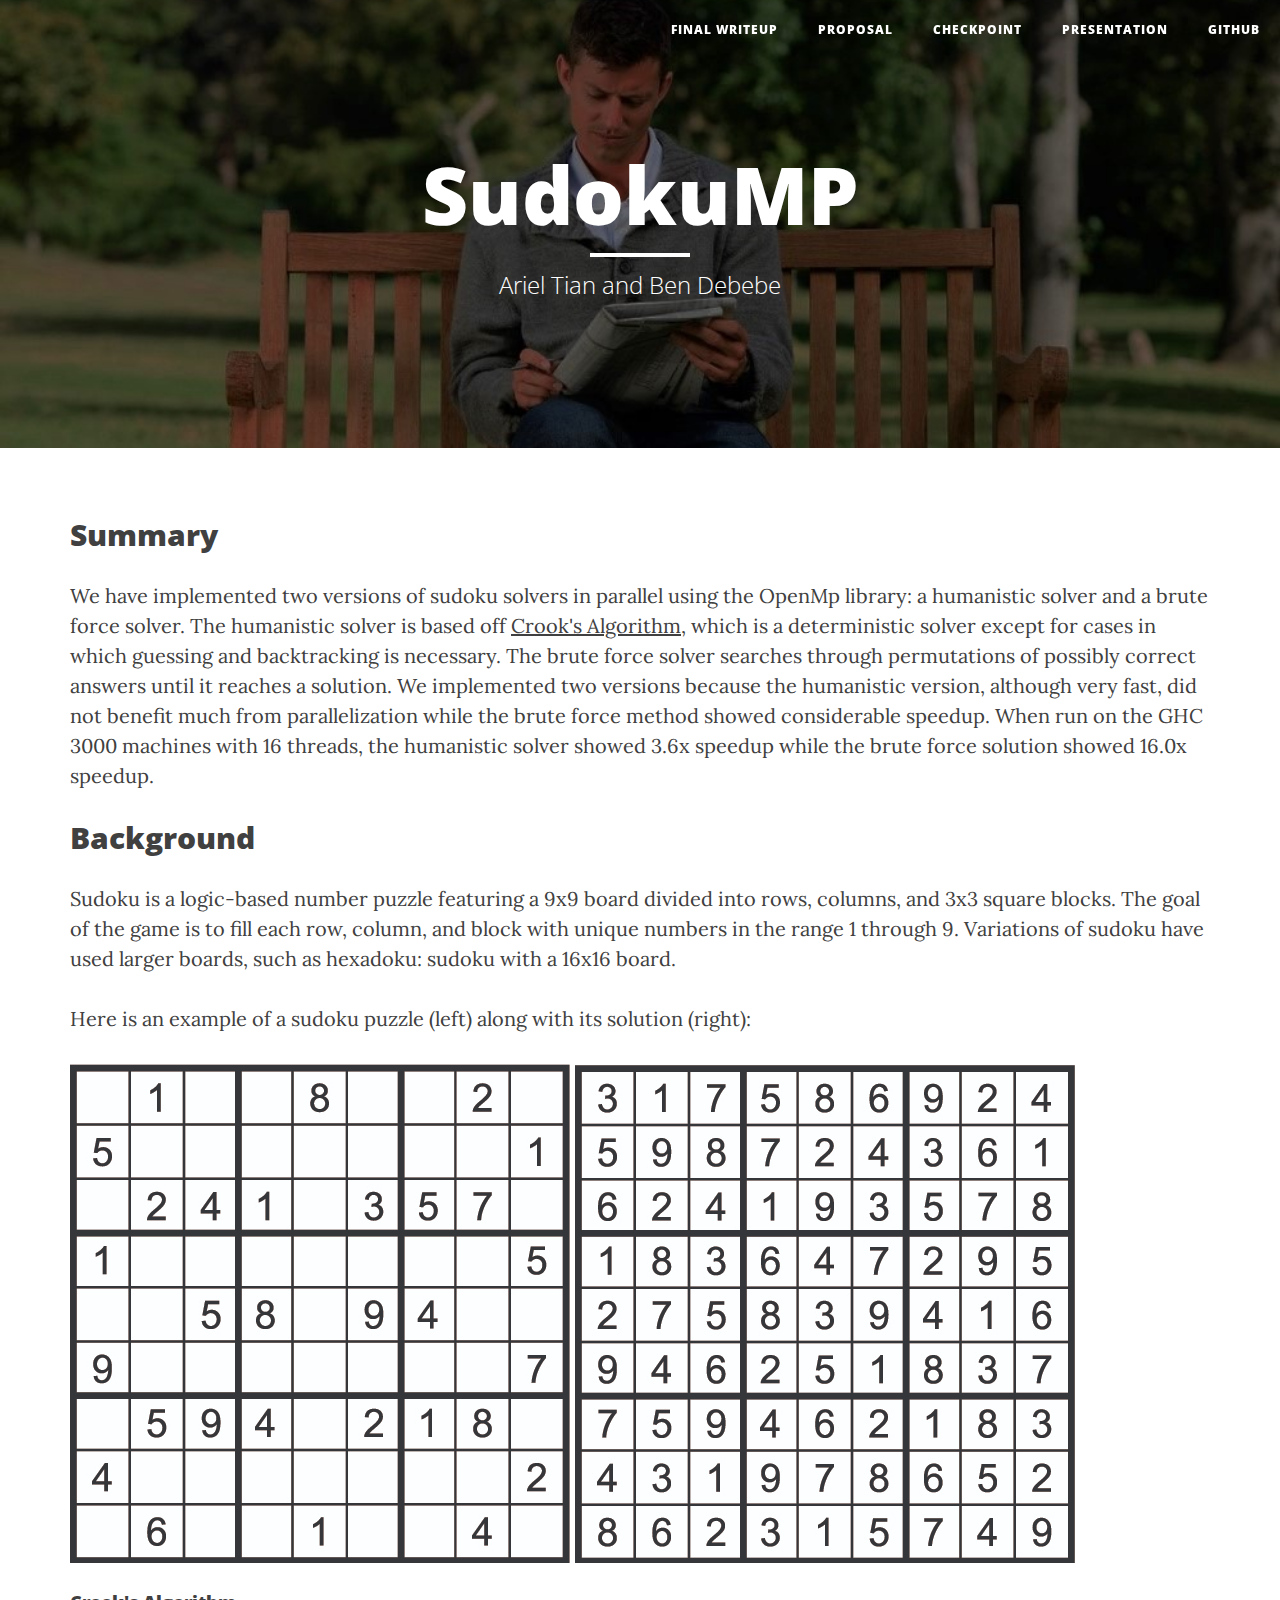
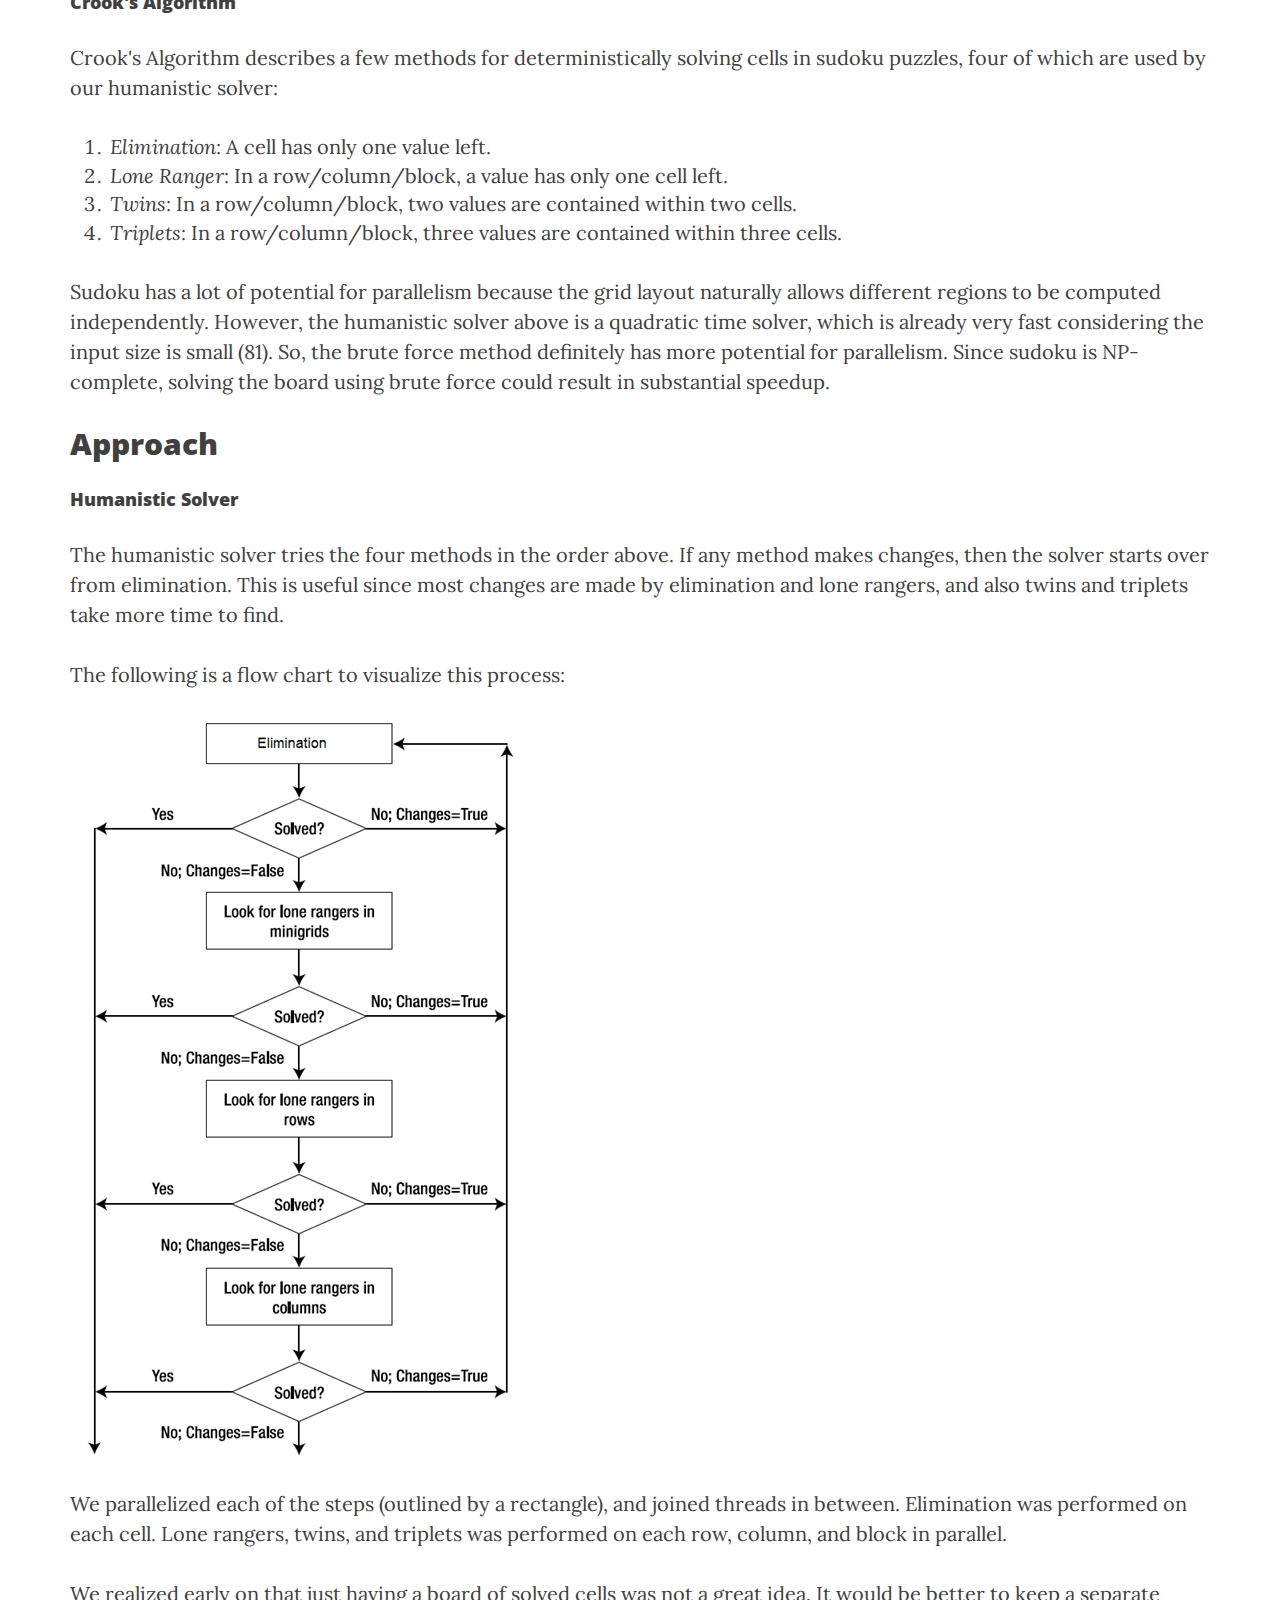
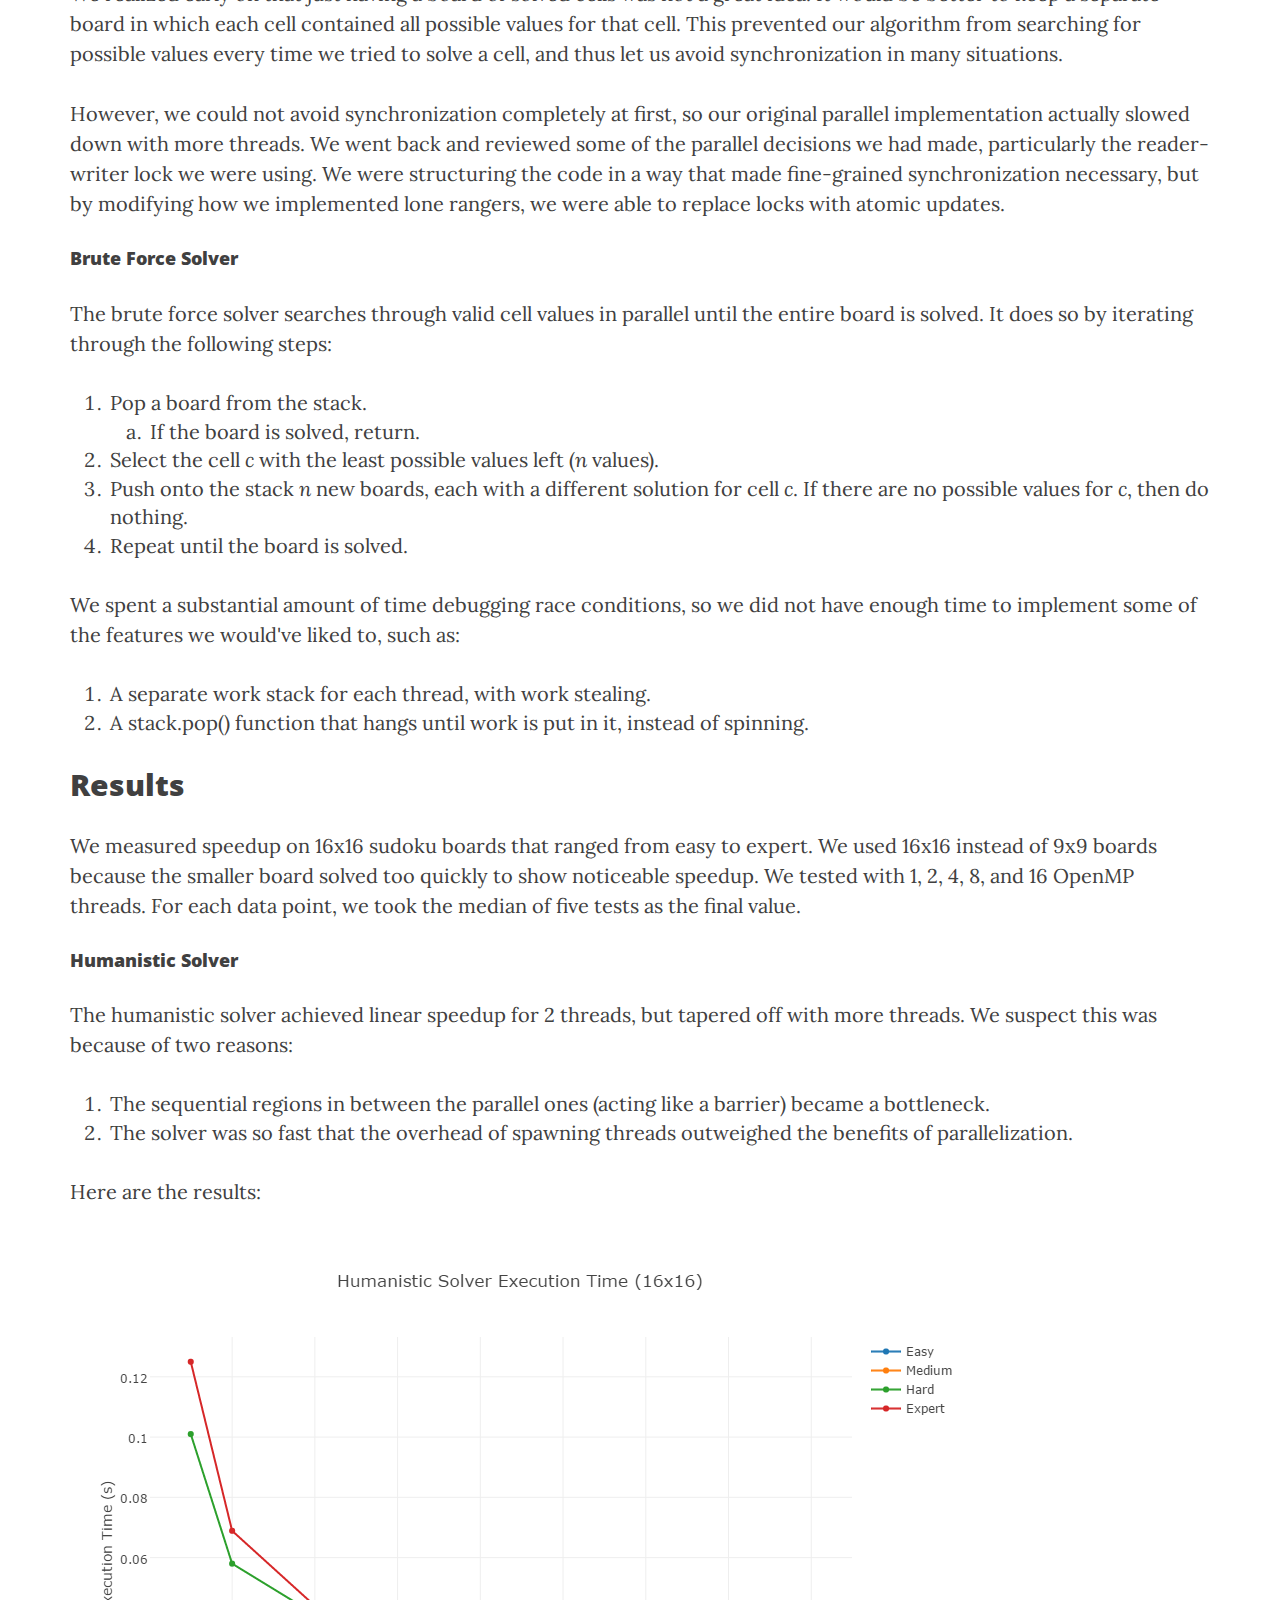
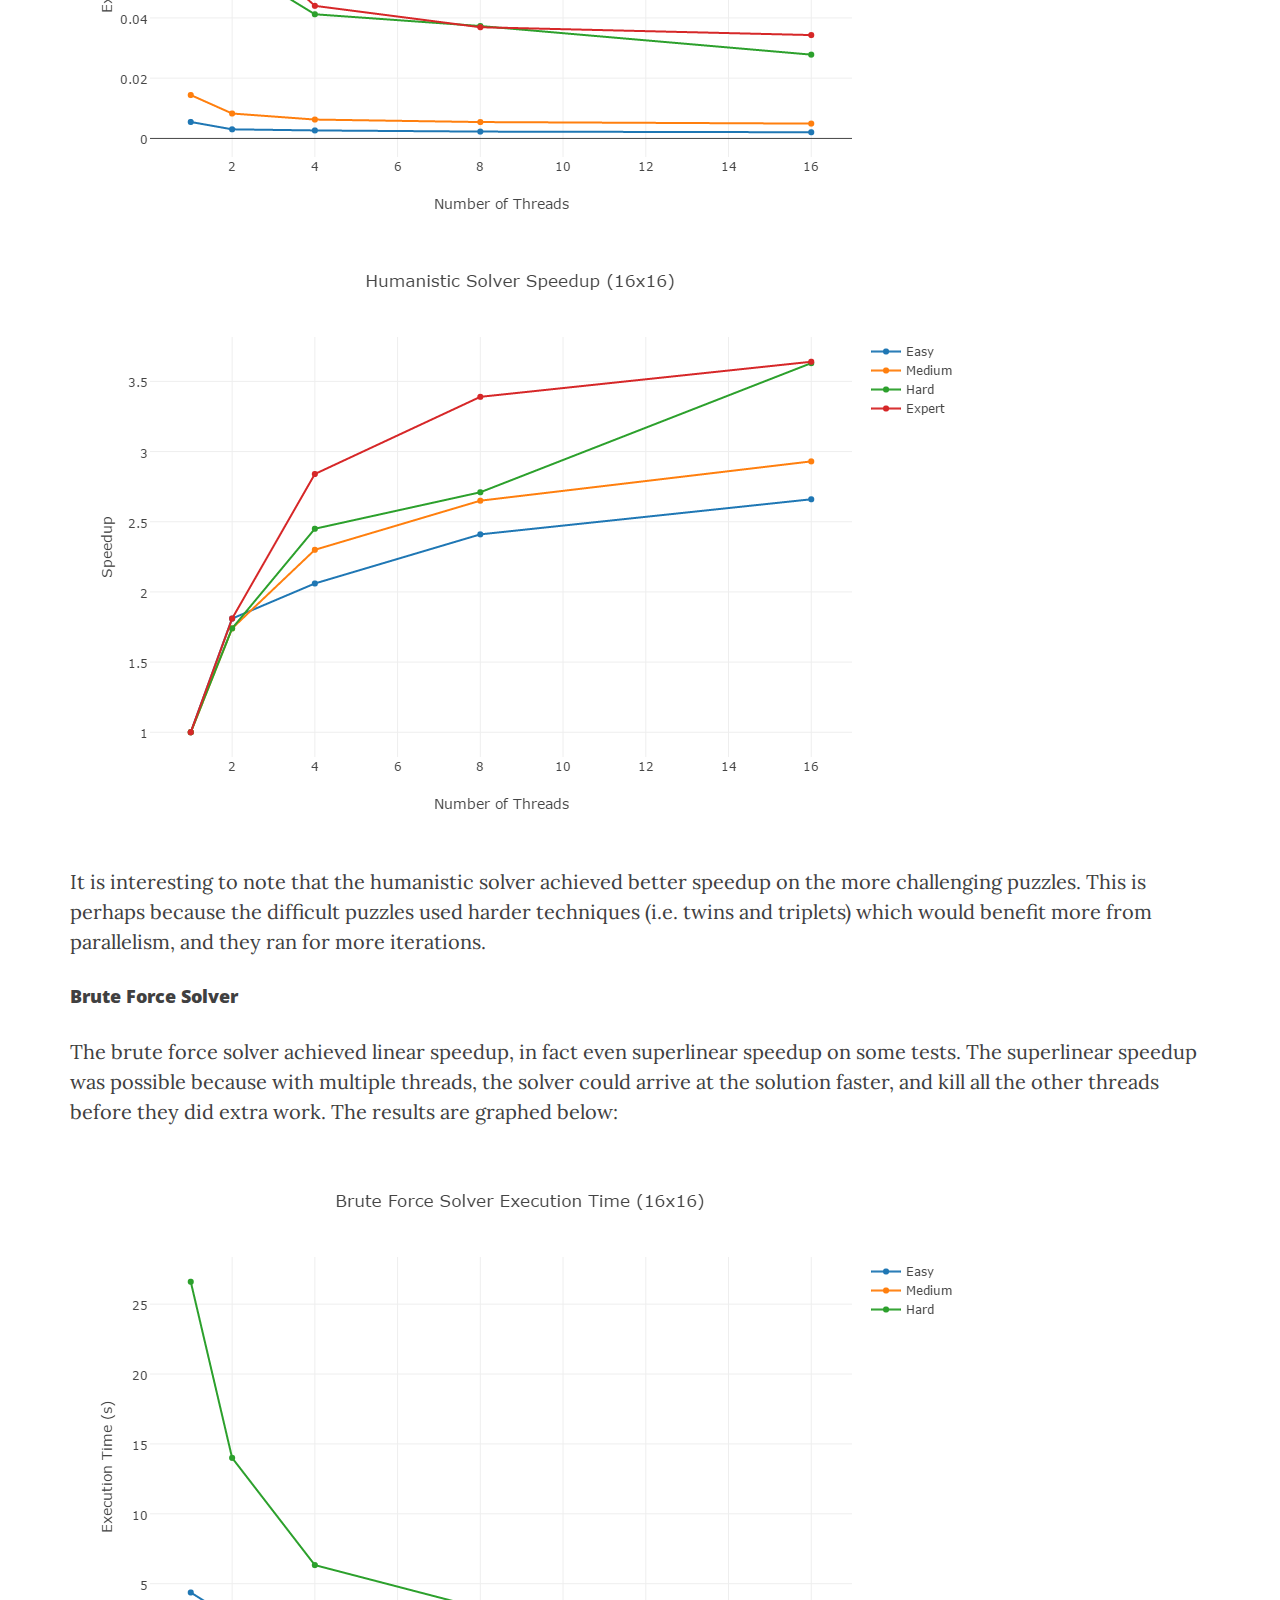
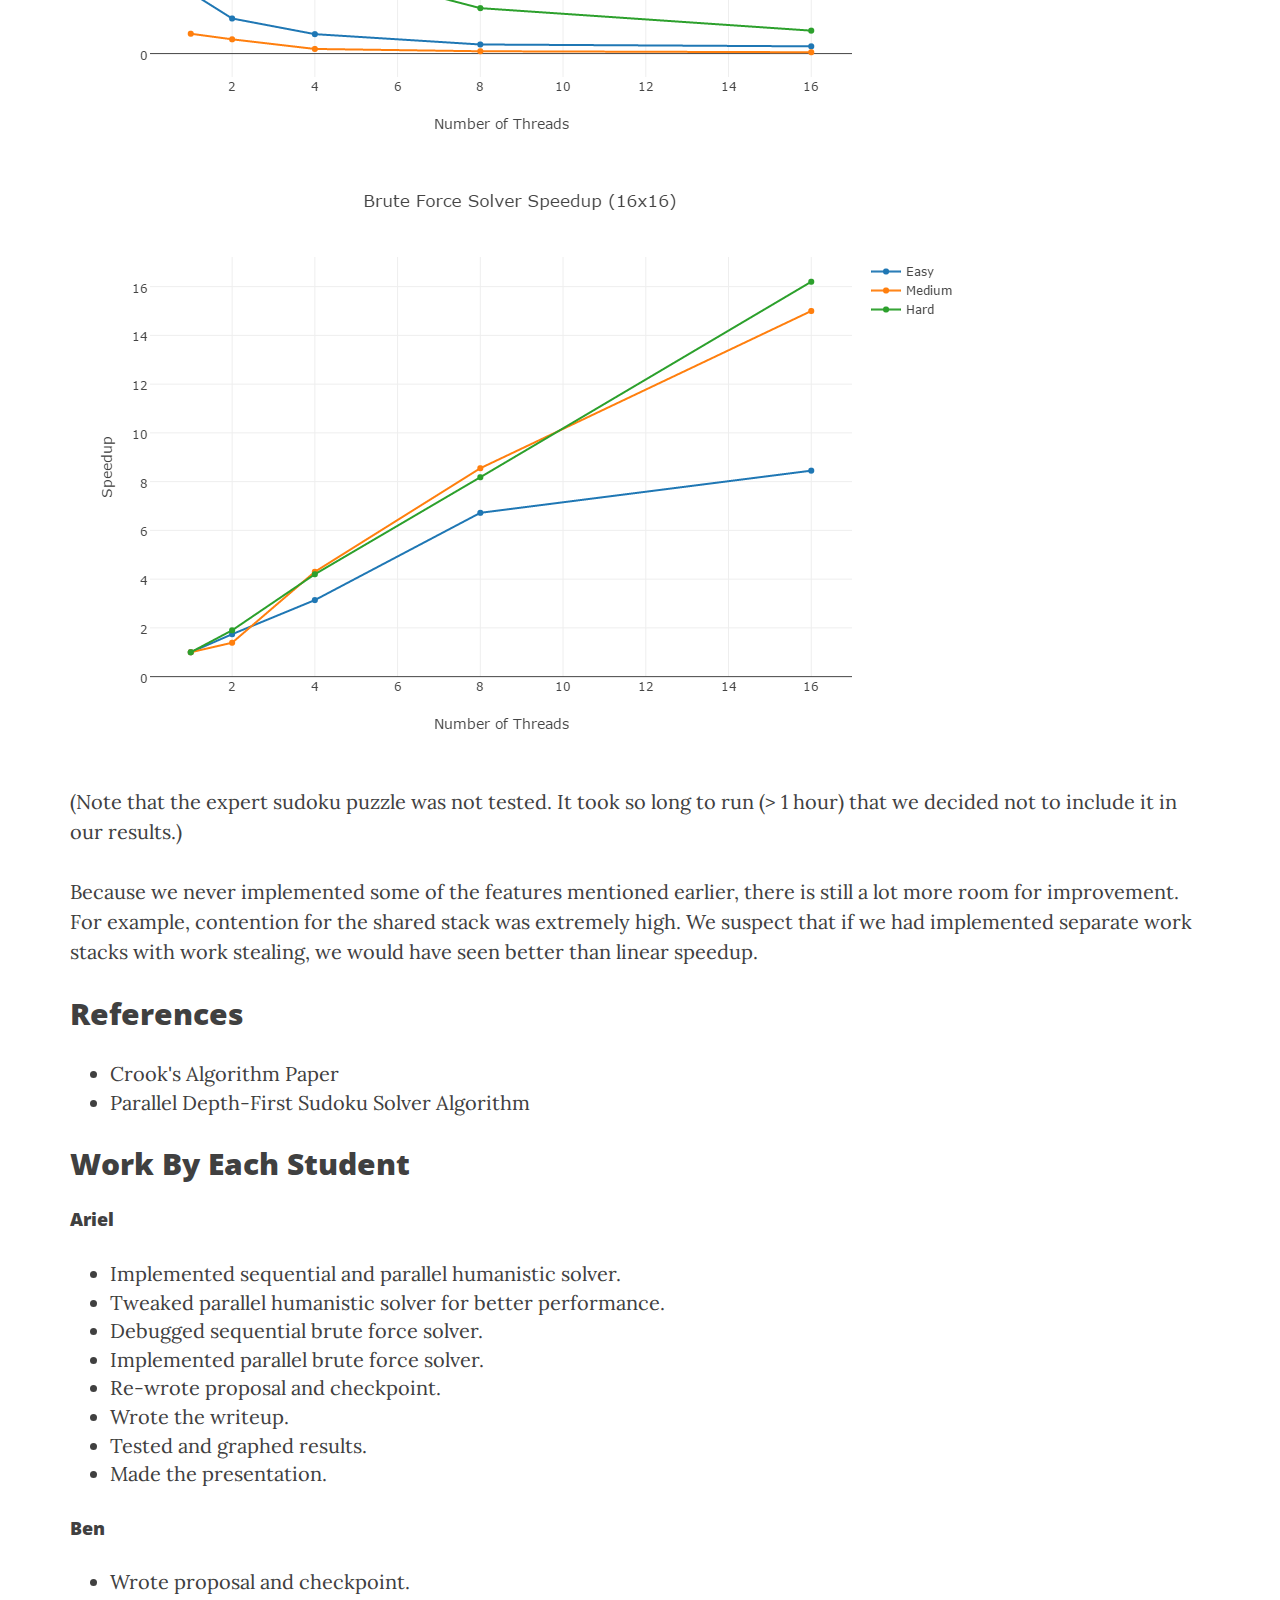
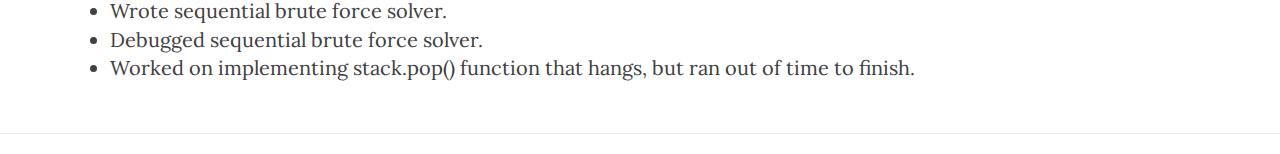
<file: index.html>
<!DOCTYPE html>
<html lang="en">

<head>

    <meta charset="utf-8">
    <meta http-equiv="X-UA-Compatible" content="IE=edge">
    <meta name="viewport" content="width=device-width, initial-scale=1">
    <meta name="description" content="">
    <meta name="author" content="">

    <title>SudokuMP</title>

    <!-- Bootstrap Core CSS -->
    <link href="css/bootstrap.min.css" rel="stylesheet">

    <!-- Custom CSS -->
    <link href="css/clean-blog.min.css" rel="stylesheet">
    <link href="css/custom.css" rel="stylesheet">

    <!-- Custom Fonts -->
    <link href="http://maxcdn.bootstrapcdn.com/font-awesome/4.1.0/css/font-awesome.min.css" rel="stylesheet" type="text/css">
    <link href='http://fonts.googleapis.com/css?family=Lora:400,700,400italic,700italic' rel='stylesheet' type='text/css'>
    <link href='http://fonts.googleapis.com/css?family=Open+Sans:300italic,400italic,600italic,700italic,800italic,400,300,600,700,800' rel='stylesheet' type='text/css'>

    <!-- HTML5 Shim and Respond.js IE8 support of HTML5 elements and media queries -->
    <!-- WARNING: Respond.js doesn't work if you view the page via file:// -->
    <!--[if lt IE 9]>
        <script src="https://oss.maxcdn.com/libs/html5shiv/3.7.0/html5shiv.js"></script>
        <script src="https://oss.maxcdn.com/libs/respond.js/1.4.2/respond.min.js"></script>
    <![endif]-->

</head>

<body>

    <!-- Navigation -->
    <nav class="navbar navbar-default navbar-custom navbar-fixed-top">
        <div class="container-fluid">
            <!-- Brand and toggle get grouped for better mobile display -->
            <div class="navbar-header page-scroll">
                <button type="button" class="navbar-toggle" data-toggle="collapse" data-target="#bs-example-navbar-collapse-1">
                    <span class="sr-only">Toggle navigation</span>
                    <span class="icon-bar"></span>
                    <span class="icon-bar"></span>
                    <span class="icon-bar"></span>
                </button>
            </div>

            <!-- Collect the nav links, forms, and other content for toggling -->
            <div class="collapse navbar-collapse" id="bs-example-navbar-collapse-1">
                <ul class="nav navbar-nav navbar-right">
                    <li>
                        <a href="index.html">Final Writeup</a>
                    </li>
                    <li>
                        <a href="proposal.html">Proposal</a>
                    </li>
                    <li>
                        <a href="checkpoint.html">Checkpoint</a>
                    </li>
                    <li>
                        <a href="https://docs.google.com/presentation/d/1m44fo3QKKvO_e4gXRkA5OwCduMD8lBIxkwB7Ie1TKZU/edit?usp=sharing">Presentation</a>
                    </li>
                    <li>
                        <a href="https://github.com/bendebebe/SudokuMP">Github</a>
                    </li>
                </ul>
            </div>
            <!-- /.navbar-collapse -->
        </div>
        <!-- /.container -->
    </nav>

    <!-- Page Header -->
    <!-- Set your background image for this header on the line below. -->
    <header class="intro-header" style="background-image: url('img/person_sudoku.jpg')">
        <div class="container">
            <div class="row">
                <div class="col-lg-8 col-lg-offset-2 col-md-10 col-md-offset-1">
                    <div class="site-heading">
                        <h1>SudokuMP</h1>
                        <hr class="small">
                        <span class="subheading">Ariel Tian and Ben Debebe</span>
                    </div>
                </div>
            </div>
        </div>
    </header>

    <!-- Main Content -->
    <div id="body" class="container">
      <h2>Summary</h2>
      <p>
      We have implemented two versions of sudoku solvers in parallel using the OpenMp library: a humanistic solver and a brute force solver. The humanistic solver is based off <a href="http://www.ams.org/notices/200904/tx090400460p.pdf">Crook's Algorithm</a>, which is a deterministic solver except for cases in which guessing and backtracking is necessary. The brute force solver searches through permutations of possibly correct answers until it reaches a solution. We implemented two versions because the humanistic version, although very fast, did not benefit much from parallelization while the brute force method showed considerable speedup. When run on the GHC 3000 machines with 16 threads, the humanistic solver showed 3.6x speedup while the brute force solution showed 16.0x speedup.
      </p>
      <h2>Background</h2>
      <p>
      Sudoku is a logic-based number puzzle featuring a 9x9 board divided into rows, columns, and 3x3 square blocks. The goal of the game is to fill each row, column, and block with unique numbers in the range 1 through 9. Variations of sudoku have used larger boards, such as hexadoku: sudoku with a 16x16 board.
      </p>
      <p>Here is an example of a sudoku puzzle (left) along with its solution (right):</p>
      <p>
      <div class="inline">
        <img src="img/example_sudoku.jpg">
      </div>
      <div class="inline">
        <img src="img/example_solution.jpg">
      </div>
      </p>
      <h4>Crook's Algorithm</h4>
      <p>
      Crook's Algorithm describes a few methods for deterministically solving cells in sudoku puzzles, four of which are used by our humanistic solver:
      <ol>
          <li><em>Elimination</em>: A cell has only one value left.</li>
          <li><em>Lone Ranger</em>: In a row/column/block, a value has only one cell left.</li>
          <li><em>Twins</em>: In a row/column/block, two values are contained within two cells.</li>
          <li><em>Triplets</em>: In a row/column/block, three values are contained within three cells.</li>
      </ol>
      </p>
      <p>
      Sudoku has a lot of potential for parallelism because the grid layout naturally allows different regions to be computed independently. However, the humanistic solver above is a quadratic time solver, which is already very fast considering the input size is small (81). So, the brute force method definitely has more potential for parallelism. Since sudoku is NP-complete, solving the board using brute force could result in substantial speedup.
      </p>
      <h2>Approach</h2>
      <p><h4>Humanistic Solver</h4></p>
      <p>
      The humanistic solver tries the four methods in the order above. If any method makes changes, then the solver starts over from elimination. This is useful since most changes are made by elimination and lone rangers, and also twins and triplets take more time to find. 
      </p>
      <p>The following is a flow chart to visualize this process:</p>
      <img class="inline" src="img/flow_chart.png">
      <p>
      We parallelized each of the steps (outlined by a rectangle), and joined threads in between. Elimination was performed on each cell. Lone rangers, twins, and triplets was performed on each row, column, and block in parallel.</p>
      <p>
      We realized early on that just having a board of solved cells was not a great idea. It would be better to keep a separate board in which each cell contained all possible values for that cell. This prevented our algorithm from searching for possible values every time we tried to solve a cell, and thus let us avoid synchronization in many situations.
      </p>
      <p>
      However, we could not avoid synchronization completely at first, so our original parallel implementation actually slowed down with more threads. We went back and reviewed some of the parallel decisions we had made, particularly the reader-writer lock we were using. We were structuring the code in a way that made fine-grained synchronization necessary, but by modifying how we implemented lone rangers, we were able to replace locks with atomic updates.</p>
      <p><h4>Brute Force Solver</h4></p>
      <p>
      The brute force solver searches through valid cell values in parallel until the entire board is solved. It does so by iterating through the following steps:</p>
      <ol>
          <li>Pop a board from the stack.</li>
              <ol type="a">
                  <li>If the board is solved, return.</li>
              </ol>         
          <li>Select the cell <em>c</em> with the least possible values left (<em>n</em> values).</li>
          <li>Push onto the stack <em>n</em> new boards, each with a different solution for cell <em>c</em>. If there are no possible values for <em>c</em>, then do nothing.</li>
          <li>Repeat until the board is solved.</li>
      </ol>
      <p>
      We spent a substantial amount of time debugging race conditions, so we did not have enough time to implement some of the features we would've liked to, such as:
      <ol>
          <li>A separate work stack for each thread, with work stealing.</li>
          <li>A stack.pop() function that hangs until work is put in it, instead of spinning.</li>
      </ol>
      </p>
      <h2>Results</h2>
      <p>We measured speedup on 16x16 sudoku boards that ranged from easy to expert. We used 16x16 instead of 9x9 boards because the smaller board solved too quickly to show noticeable speedup. We tested with 1, 2, 4, 8, and 16 OpenMP threads. For each data point, we took the median of five tests as the final value.</p>
      <p><h4>Humanistic Solver</h4></p>
      <p>
      The humanistic solver achieved linear speedup for 2 threads, but tapered off with more threads. We suspect this was because of two reasons:
      <ol>
        <li>The sequential regions in between the parallel ones (acting like a barrier) became a bottleneck. </li>
        <li> The solver was so fast that the overhead of spawning threads outweighed the benefits of parallelization.</li>
      </ol>
      </p>
      <p>Here are the results:</p>
      <div class="inline">
        <img src="img/humanistic_time.png">
      </div>
      <div>
          <img src="img/humanistic_speedup.png">
      </div>
      <p>
      It is interesting to note that the humanistic solver achieved better speedup on the more challenging puzzles. This is perhaps because the difficult puzzles used harder techniques (i.e. twins and triplets) which would benefit more from parallelism, and they ran for more iterations.
      </p>
      <p><h4>Brute Force Solver</h4></p>
      <p>The brute force solver achieved linear speedup, in fact even superlinear speedup on some tests. The superlinear speedup was possible because with multiple threads, the solver could arrive at the solution faster, and kill all the other threads before they did extra work. The results are graphed below:
      </p>
      <p>
      <div class="inline">
          <img src="img/bf_time.png">
      </div>
      <div>
          <img src="img/bf_speedup.png">
      </div>
      </p>
      <p>(Note that the expert sudoku puzzle was not tested. It took so long to run (> 1 hour) that we decided not to include it in our results.)</p>
      <p>
      Because we never implemented some of the features mentioned earlier, there is still a lot more room for improvement. For example, contention for the shared stack was extremely high. We suspect that if we had implemented separate work stacks with work stealing, we would have seen better than linear speedup.
      </p>
      <h2>References</h2>
      <p>
          <ul>
              <li><a href="http://www.ams.org/notices/200904/tx090400460p.pdf">Crook's Algorithm Paper</a></li>
              <li><a href="https://alitarhini.wordpress.com/2011/04/06/parallel-depth-first-sudoku-solver-algorithm/">Parallel Depth-First Sudoku Solver Algorithm</a></li>
          </ul>
      </p>
      <h2>Work By Each Student</h2>
      <p>
      <h4>Ariel</h4></p>
      <p>
          <ul>
              <li>Implemented sequential and parallel humanistic solver.</li>
              <li>Tweaked parallel humanistic solver for better performance.</li>
              <li>Debugged sequential brute force solver.</li>
              <li>Implemented parallel brute force solver.</li>
              <li>Re-wrote proposal and checkpoint.</li>
              <li>Wrote the writeup.</li>
              <li>Tested and graphed results.</li>
              <li>Made the presentation.</li>
          </ul>
      </p>
      <h4>Ben</h4>
      <p>
        <ul>
          <li>Wrote proposal and checkpoint.</li>
          <li>Wrote sequential brute force solver.</li>
          <li>Debugged sequential brute force solver.</li>
          <li>Worked on implementing stack.pop() function that hangs, but ran out of time to finish.</li>
        </ul>
      </p>
    </div>

    <hr>


    <!-- jQuery -->
    <script src="js/jquery.js"></script>

    <!-- Bootstrap Core JavaScript -->
    <script src="js/bootstrap.min.js"></script>

    <!-- Custom Theme JavaScript -->
    <script src="js/clean-blog.min.js"></script>

</body>

</html>
</file>
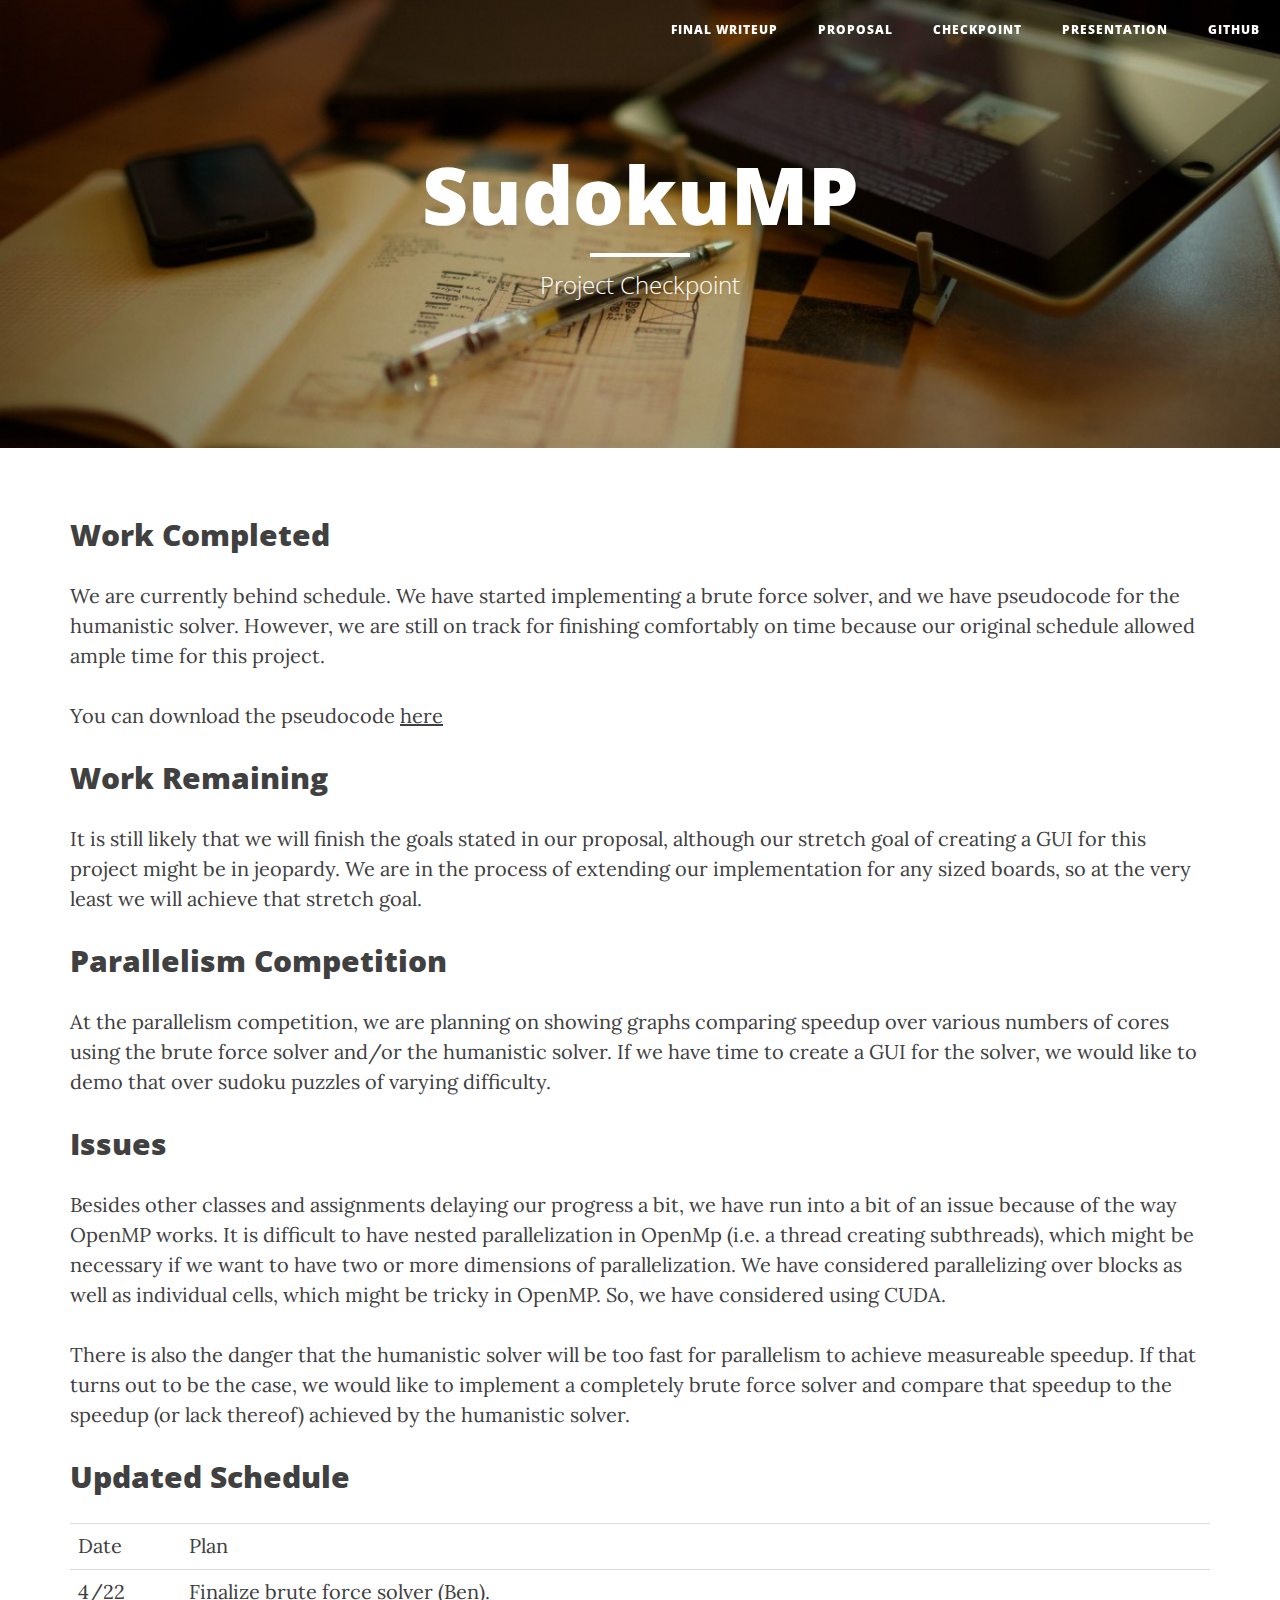
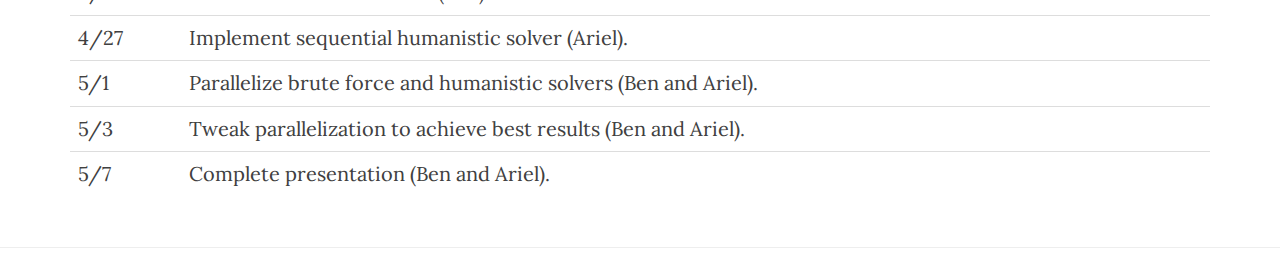
<file: checkpoint.html>
<!DOCTYPE html>
<html lang="en">

<head>

    <meta charset="utf-8">
    <meta http-equiv="X-UA-Compatible" content="IE=edge">
    <meta name="viewport" content="width=device-width, initial-scale=1">
    <meta name="description" content="">
    <meta name="author" content="">

    <title>SudokuMP</title>

    <!-- Bootstrap Core CSS -->
    <link href="css/bootstrap.min.css" rel="stylesheet">

    <!-- Custom CSS -->
    <link href="css/clean-blog.min.css" rel="stylesheet">
    <link href="css/custom.css" rel="stylesheet">

    <!-- Custom Fonts -->
    <link href="http://maxcdn.bootstrapcdn.com/font-awesome/4.1.0/css/font-awesome.min.css" rel="stylesheet" type="text/css">
    <link href='http://fonts.googleapis.com/css?family=Lora:400,700,400italic,700italic' rel='stylesheet' type='text/css'>
    <link href='http://fonts.googleapis.com/css?family=Open+Sans:300italic,400italic,600italic,700italic,800italic,400,300,600,700,800' rel='stylesheet' type='text/css'>

    <!-- HTML5 Shim and Respond.js IE8 support of HTML5 elements and media queries -->
    <!-- WARNING: Respond.js doesn't work if you view the page via file:// -->
    <!--[if lt IE 9]>
        <script src="https://oss.maxcdn.com/libs/html5shiv/3.7.0/html5shiv.js"></script>
        <script src="https://oss.maxcdn.com/libs/respond.js/1.4.2/respond.min.js"></script>
    <![endif]-->

</head>

<body>

    <!-- Navigation -->
    <nav class="navbar navbar-default navbar-custom navbar-fixed-top">
        <div class="container-fluid">
            <!-- Brand and toggle get grouped for better mobile display -->
            <div class="navbar-header page-scroll">
                <button type="button" class="navbar-toggle" data-toggle="collapse" data-target="#bs-example-navbar-collapse-1">
                    <span class="sr-only">Toggle navigation</span>
                    <span class="icon-bar"></span>
                    <span class="icon-bar"></span>
                    <span class="icon-bar"></span>
                </button>
            </div>

            <!-- Collect the nav links, forms, and other content for toggling -->
            <div class="collapse navbar-collapse" id="bs-example-navbar-collapse-1">
                <ul class="nav navbar-nav navbar-right">
                    <li>
                        <a href="index.html">Final Writeup</a>
                    </li>
                    <li>
                        <a href="proposal.html">Proposal</a>
                    </li>
                    <li>
                        <a href="checkpoint.html">Checkpoint</a>
                    </li>
                    <li>
                        <a href="https://docs.google.com/presentation/d/1m44fo3QKKvO_e4gXRkA5OwCduMD8lBIxkwB7Ie1TKZU/edit?usp=sharing">Presentation</a>
                    </li>
                    <li>
                        <a href="https://github.com/bendebebe/SudokuMP">Github</a>
                    </li>
                </ul>
            </div>
            <!-- /.navbar-collapse -->
        </div>
        <!-- /.container -->
    </nav>

    <!-- Page Header -->
    <!-- Set your background image for this header on the line below. -->
    <header class="intro-header" style="background-image: url('img/home-bg.jpg')">
        <div class="container">
            <div class="row">
                <div class="col-lg-8 col-lg-offset-2 col-md-10 col-md-offset-1">
                    <div class="site-heading">
                        <h1>SudokuMP</h1>
                        <hr class="small">
                        <span class="subheading">Project Checkpoint</span>
                    </div>
                </div>
            </div>
        </div>
    </header>

    <!-- Main Content -->
    <div class="container">
      <h2>Work Completed</h2>
      <p>
      We are currently behind schedule. We have started implementing a brute force solver, and we have pseudocode for the humanistic solver. However, we are still on track for finishing comfortably on time because our original schedule allowed ample time for this project.
      </p>
      <p>You can download the pseudocode <a href="sudoku_pseudocode.txt" download>here</a></p>
      <h2>Work Remaining</h2>
      <p>
      It is still likely that we will finish the goals stated in our proposal, although our stretch goal of creating a GUI for this project might be in jeopardy. We are in the process of extending our implementation for any sized boards, so at the very least we will achieve that stretch goal.
      </p>
      <h2>Parallelism Competition</h2>
      <p>
      At the parallelism competition, we are planning on showing graphs comparing speedup over various numbers of cores using the brute force solver and/or the humanistic solver. If we have time to create a GUI for the solver, we would like to demo that over sudoku puzzles of varying difficulty.
      </p>
      <h2>Issues</h2>
      <p>
      Besides other classes and assignments delaying our progress a bit, we have run into a bit of an issue because of the way OpenMP works. It is difficult to have nested parallelization in OpenMp (i.e. a thread creating subthreads), which might be necessary if we want to have two or more dimensions of parallelization. We have considered parallelizing over blocks as well as individual cells, which might be tricky in OpenMP. So, we have considered using CUDA.
      </p>
      <p>
      There is also the danger that the humanistic solver will be too fast for parallelism to achieve measureable speedup. If that turns out to be the case, we would like to implement a completely brute force solver and compare that speedup to the speedup (or lack thereof) achieved by the humanistic solver.
      </p>
      <h2>Updated Schedule</h2>
      <p>
      <table class="table">
          <tr>
              <td>Date</td>
              <td>Plan</td>
          </tr>
          <tr>
              <td>4/22</td>
              <td>Finalize brute force solver (Ben).</td>
          </tr>
          <tr>
              <td>4/27</td>
              <td>Implement sequential humanistic solver (Ariel).</td>
          </tr>
          <tr>
              <td>5/1</td>
              <td>Parallelize brute force and humanistic solvers (Ben and Ariel).</td>
          </tr>
          <tr>
              <td>5/3</td>
              <td>Tweak parallelization to achieve best results (Ben and Ariel).</td>
          </tr>
          <tr>
              <td>5/7</td>
              <td>Complete presentation (Ben and Ariel).</td>
          </tr>
      </table>
      </p>

    </div>

    <hr>


    <!-- jQuery -->
    <script src="js/jquery.js"></script>

    <!-- Bootstrap Core JavaScript -->
    <script src="js/bootstrap.min.js"></script>

    <!-- Custom Theme JavaScript -->
    <script src="js/clean-blog.min.js"></script>

</body>

</html>
</file>
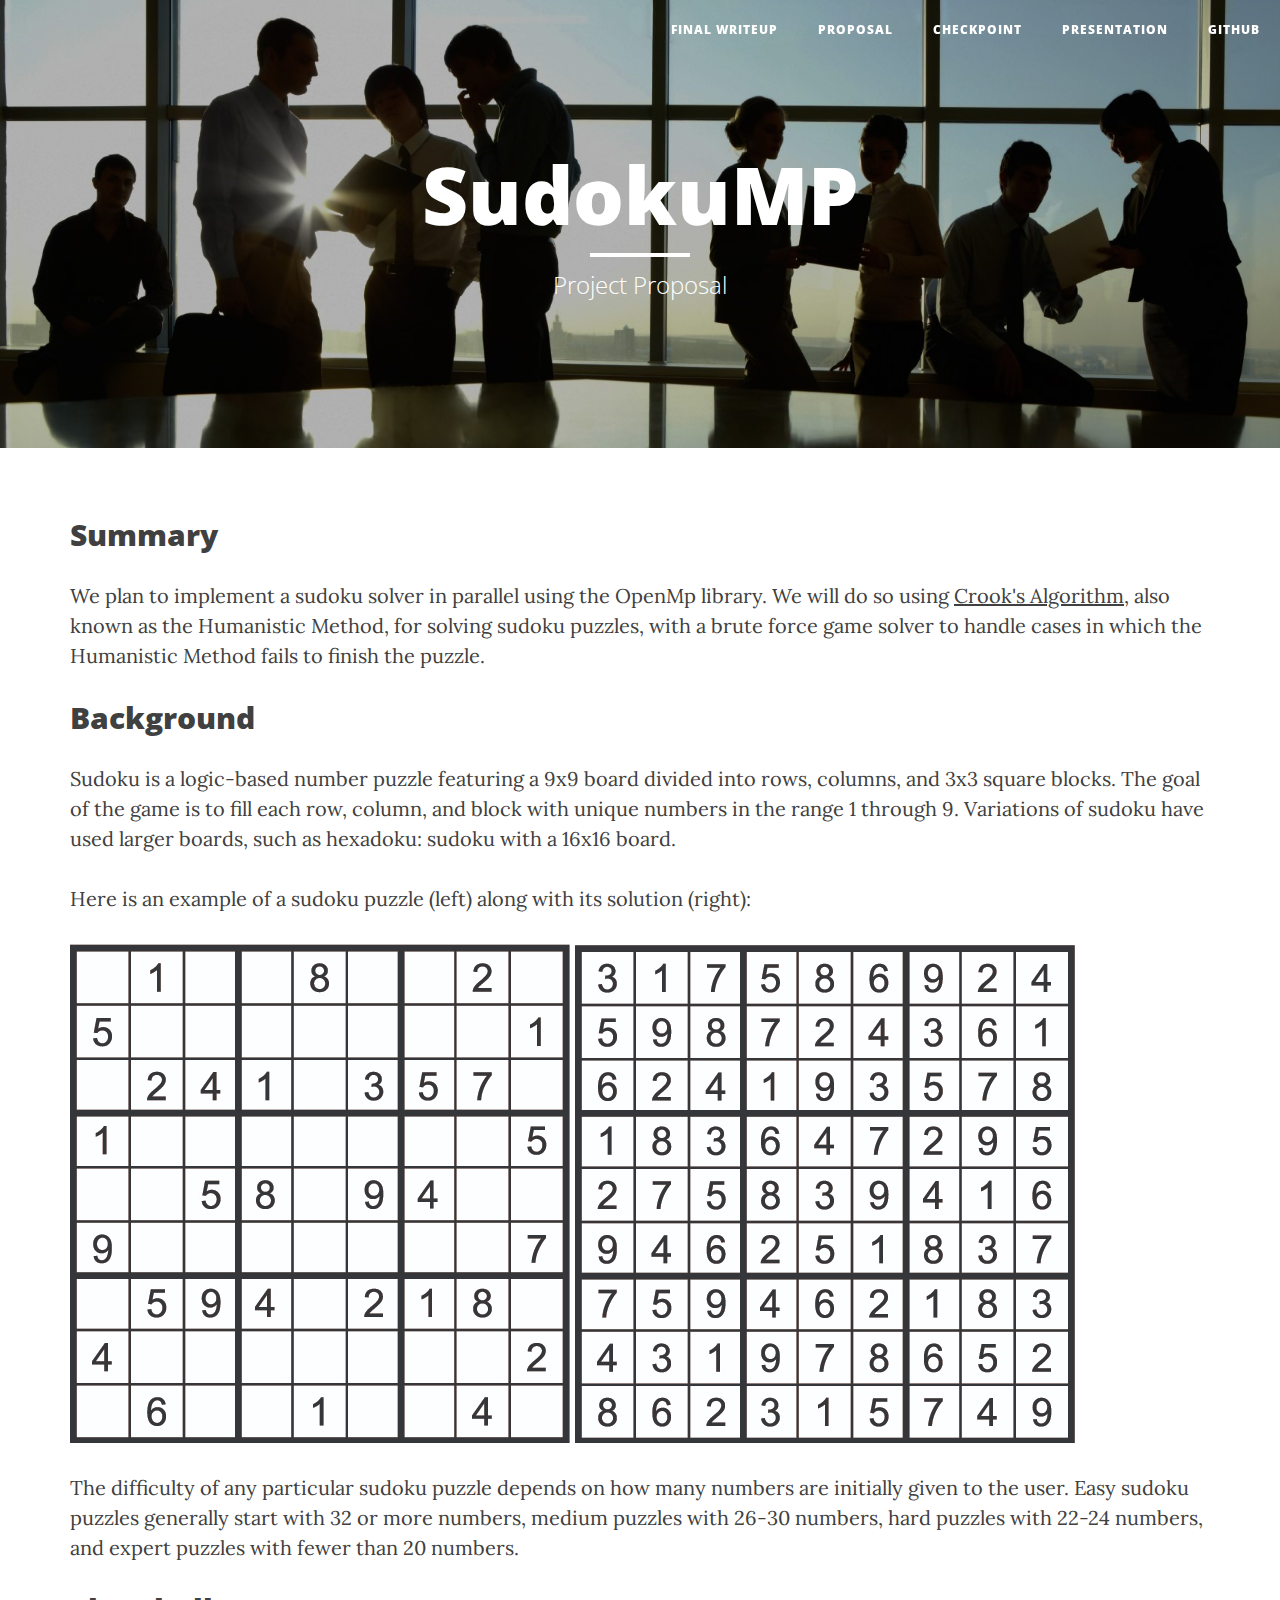
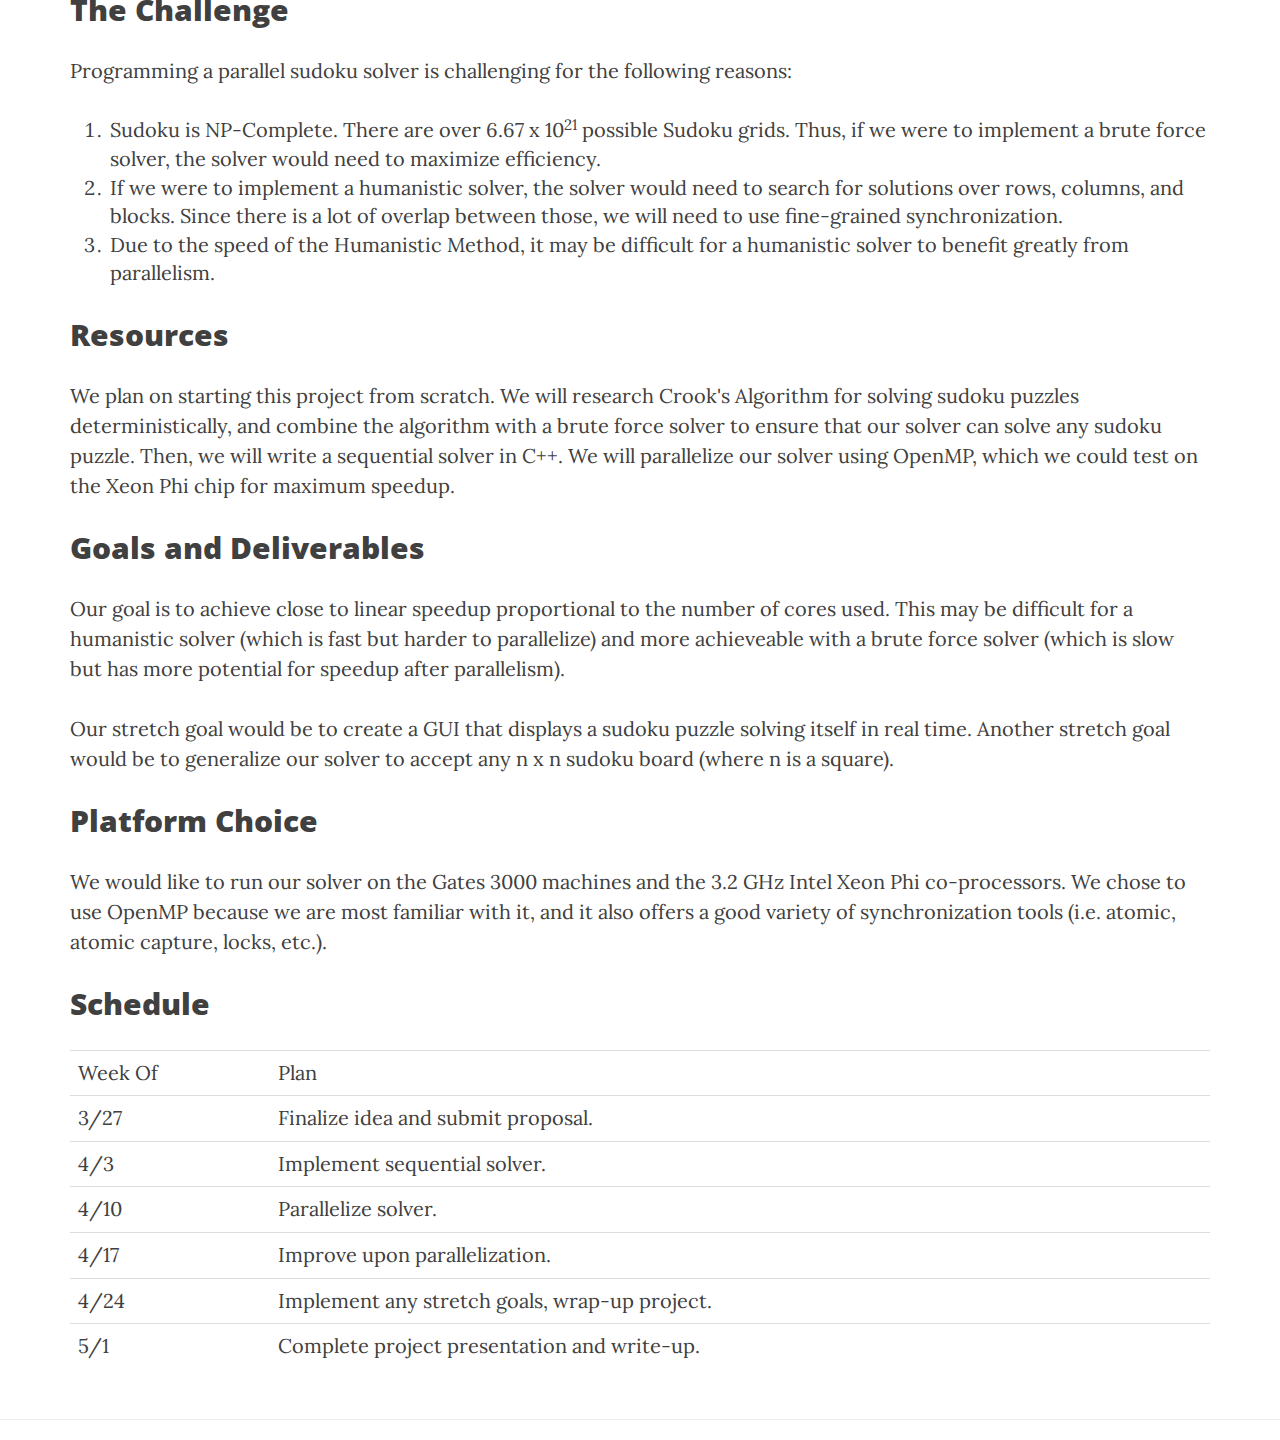
<file: proposal.html>
<!DOCTYPE html>
<html lang="en">

<head>

    <meta charset="utf-8">
    <meta http-equiv="X-UA-Compatible" content="IE=edge">
    <meta name="viewport" content="width=device-width, initial-scale=1">
    <meta name="description" content="">
    <meta name="author" content="">

    <title>SudokuMP</title>

    <!-- Bootstrap Core CSS -->
    <link href="css/bootstrap.min.css" rel="stylesheet">

    <!-- Custom CSS -->
    <link href="css/clean-blog.min.css" rel="stylesheet">
    <link href="css/custom.css" rel="stylesheet">

    <!-- Custom Fonts -->
    <link href="http://maxcdn.bootstrapcdn.com/font-awesome/4.1.0/css/font-awesome.min.css" rel="stylesheet" type="text/css">
    <link href='http://fonts.googleapis.com/css?family=Lora:400,700,400italic,700italic' rel='stylesheet' type='text/css'>
    <link href='http://fonts.googleapis.com/css?family=Open+Sans:300italic,400italic,600italic,700italic,800italic,400,300,600,700,800' rel='stylesheet' type='text/css'>

    <!-- HTML5 Shim and Respond.js IE8 support of HTML5 elements and media queries -->
    <!-- WARNING: Respond.js doesn't work if you view the page via file:// -->
    <!--[if lt IE 9]>
        <script src="https://oss.maxcdn.com/libs/html5shiv/3.7.0/html5shiv.js"></script>
        <script src="https://oss.maxcdn.com/libs/respond.js/1.4.2/respond.min.js"></script>
    <![endif]-->

</head>

<body>

    <!-- Navigation -->
    <nav class="navbar navbar-default navbar-custom navbar-fixed-top">
        <div class="container-fluid">
            <!-- Brand and toggle get grouped for better mobile display -->
            <div class="navbar-header page-scroll">
                <button type="button" class="navbar-toggle" data-toggle="collapse" data-target="#bs-example-navbar-collapse-1">
                    <span class="sr-only">Toggle navigation</span>
                    <span class="icon-bar"></span>
                    <span class="icon-bar"></span>
                    <span class="icon-bar"></span>
                </button>
            </div>

            <!-- Collect the nav links, forms, and other content for toggling -->
            <div class="collapse navbar-collapse" id="bs-example-navbar-collapse-1">
                <ul class="nav navbar-nav navbar-right">
                    <li>
                        <a href="index.html">Final Writeup</a>
                    </li>
                    <li>
                        <a href="proposal.html">Proposal</a>
                    </li>
                    <li>
                        <a href="checkpoint.html">Checkpoint</a>
                    </li>
                    <li>
                        <a href="https://docs.google.com/presentation/d/1m44fo3QKKvO_e4gXRkA5OwCduMD8lBIxkwB7Ie1TKZU/edit?usp=sharing">Presentation</a>
                    </li>
                    <li>
                        <a href="https://github.com/bendebebe/SudokuMP">Github</a>
                    </li>
                </ul>
            </div>
            <!-- /.navbar-collapse -->
        </div>
        <!-- /.container -->
    </nav>

    <!-- Page Header -->
    <!-- Set your background image for this header on the line below. -->
    <header class="intro-header" style="background-image: url('img/proposal.jpg')">
        <div class="container">
            <div class="row">
                <div class="col-lg-8 col-lg-offset-2 col-md-10 col-md-offset-1">
                    <div class="site-heading">
                        <h1>SudokuMP</h1>
                        <hr class="small">
                        <span class="subheading">Project Proposal</span>
                    </div>
                </div>
            </div>
        </div>
    </header>

    <!-- Main Content -->
    <div class="container">
      <h2>Summary</h2>
      <p>
      We plan to implement a sudoku solver in parallel using the OpenMp library. We will do so using <a href="http://www.ams.org/notices/200904/tx090400460p.pdf">Crook's Algorithm</a>, also known as the Humanistic Method, for solving sudoku puzzles, with a brute force game solver to handle cases in which the Humanistic Method fails to finish the puzzle. 
      </p>
      <h2>Background</h2>
      <p>
      Sudoku is a logic-based number puzzle featuring a 9x9 board divided into rows, columns, and 3x3 square blocks. The goal of the game is to fill each row, column, and block with unique numbers in the range 1 through 9. Variations of sudoku have used larger boards, such as hexadoku: sudoku with a 16x16 board.
      </p>
      <p>Here is an example of a sudoku puzzle (left) along with its solution (right):</p>
      <div class="inline">
        <img src="img/example_sudoku.jpg">
      </div>
      <div class="inline">
        <img src="img/example_solution.jpg">
      </div>
      <p>
      The difficulty of any particular sudoku puzzle depends on how many numbers are initially given to the user. Easy sudoku puzzles generally start with 32 or more numbers, medium puzzles with 26-30 numbers, hard puzzles with 22-24 numbers, and expert puzzles with fewer than 20 numbers.
      </p>
      <h2>The Challenge</h2>
      <p>
      Programming a parallel sudoku solver is challenging for the following reasons:
      <ol>
        <li>Sudoku is NP-Complete. There are over 6.67 x 10<sup>21</sup> possible Sudoku grids. Thus, if we were to implement a brute force solver, the solver would need to maximize efficiency.</li>
        <li>If we were to implement a humanistic solver, the solver would need to search for solutions over rows, columns, and blocks. Since there is a lot of overlap between those, we will need to use fine-grained synchronization.</li>
        <li>Due to the speed of the Humanistic Method, it may be difficult for a humanistic solver to benefit greatly from parallelism.</li>
      </ol>
      </p>
      <h2>Resources</h2>
      <p>
      We plan on starting this project from scratch. We will research Crook's Algorithm for solving sudoku puzzles deterministically, and combine the algorithm with a brute force solver to ensure that our solver can solve any sudoku puzzle. Then, we will write a sequential solver in C++. We will parallelize our solver using OpenMP, which we could test on the Xeon Phi chip for maximum speedup. 
      </p>
      <h2>Goals and Deliverables</h2>
      <p>
      Our goal is to achieve close to linear speedup proportional to the number of cores used. This may be difficult for a humanistic solver (which is fast but harder to parallelize) and more achieveable with a brute force solver (which is slow but has more potential for speedup after parallelism).
      </p>
      <p>
      Our stretch goal would be to create a GUI that displays a sudoku puzzle solving itself in real time. Another stretch goal would be to generalize our solver to accept any n x n sudoku board (where n is a square).
      </p>
      <h2>Platform Choice</h2>
      <p>
      We would like to run our solver on the Gates 3000 machines and the 3.2 GHz Intel Xeon Phi co-processors. We chose to use OpenMP because we are most familiar with it, and it also offers a good variety of synchronization tools (i.e. atomic, atomic capture, locks, etc.).
      </p>
      <h2>Schedule</h2>
      <p>
      <table class="table">
          <tr>
              <td>Week Of</td>
              <td>Plan</td>
          </tr>
          <tr>
              <td>3/27</td>
              <td>Finalize idea and submit proposal.</td>
          </tr>
          <tr>
              <td>4/3</td>
              <td>Implement sequential solver.</td>
          </tr>
          <tr>
              <td>4/10</td>
              <td>Parallelize solver.</td>
          </tr>
          <tr>
              <td>4/17</td>
              <td>Improve upon parallelization.</td>
          </tr>
          <tr>
              <td>4/24</td>
              <td>Implement any stretch goals, wrap-up project.</td>
          </tr>
          <tr>
              <td>5/1</td>
              <td>Complete project presentation and write-up.</td>
          </tr>
      </table>
      </p>

    </div>

    <hr>


    <!-- jQuery -->
    <script src="js/jquery.js"></script>

    <!-- Bootstrap Core JavaScript -->
    <script src="js/bootstrap.min.js"></script>

    <!-- Custom Theme JavaScript -->
    <script src="js/clean-blog.min.js"></script>

</body>

</html>
</file>
<file: css/custom.css>
.table {
	display: table;
	border-spacing: 5px;
	border-color: gray;
}

.inline {
	display: inline-block;
	*display: inline;
	vertical-align: top;
}
</file>
<file: css/clean-blog.min.css>
/*!
 * Clean Blog v1.0.0 (http://startbootstrap.com)
 * Copyright 2014 Start Bootstrap
 * Licensed under Apache 2.0 (https://github.com/IronSummitMedia/startbootstrap/blob/gh-pages/LICENSE)
 */

body{font-family:Lora,'Times New Roman',serif;font-size:20px;color:#404040}p{line-height:1.5;margin:30px 0}p a{text-decoration:underline}h1,h2,h3,h4,h5,h6{font-family:'Open Sans','Helvetica Neue',Helvetica,Arial,sans-serif;font-weight:800}a{color:#404040}a:hover,a:focus{color:#0085a1}a img:hover,a img:focus{cursor:zoom-in}blockquote{color:gray;font-style:italic}hr.small{max-width:100px;margin:15px auto;border-width:4px;border-color:#fff}.navbar-custom{position:absolute;top:0;left:0;width:100%;z-index:3;font-family:'Open Sans','Helvetica Neue',Helvetica,Arial,sans-serif}.navbar-custom .navbar-brand{font-weight:800}.navbar-custom .nav li a{text-transform:uppercase;font-size:12px;font-weight:800;letter-spacing:1px}@media only screen and (min-width:768px){.navbar-custom{background:0 0;border-bottom:1px solid transparent}.navbar-custom .navbar-brand{color:#fff;padding:20px}.navbar-custom .navbar-brand:hover,.navbar-custom .navbar-brand:focus{color:rgba(255,255,255,.8)}.navbar-custom .nav li a{color:#fff;padding:20px}.navbar-custom .nav li a:hover,.navbar-custom .nav li a:focus{color:rgba(255,255,255,.8)}}@media only screen and (min-width:1170px){.navbar-custom{-webkit-transition:background-color .3s;-moz-transition:background-color .3s;transition:background-color .3s;-webkit-transform:translate3d(0,0,0);-moz-transform:translate3d(0,0,0);-ms-transform:translate3d(0,0,0);-o-transform:translate3d(0,0,0);transform:translate3d(0,0,0);-webkit-backface-visibility:hidden;backface-visibility:hidden}.navbar-custom.is-fixed{position:fixed;top:-61px;background-color:rgba(255,255,255,.9);border-bottom:1px solid #f2f2f2;-webkit-transition:-webkit-transform .3s;-moz-transition:-moz-transform .3s;transition:transform .3s}.navbar-custom.is-fixed .navbar-brand{color:#404040}.navbar-custom.is-fixed .navbar-brand:hover,.navbar-custom.is-fixed .navbar-brand:focus{color:#0085a1}.navbar-custom.is-fixed .nav li a{color:#404040}.navbar-custom.is-fixed .nav li a:hover,.navbar-custom.is-fixed .nav li a:focus{color:#0085a1}.navbar-custom.is-visible{-webkit-transform:translate3d(0,100%,0);-moz-transform:translate3d(0,100%,0);-ms-transform:translate3d(0,100%,0);-o-transform:translate3d(0,100%,0);transform:translate3d(0,100%,0)}}.intro-header{background-color:gray;background:no-repeat center center;background-attachment:scroll;-webkit-background-size:cover;-moz-background-size:cover;background-size:cover;-o-background-size:cover;margin-bottom:50px}.intro-header .site-heading,.intro-header .post-heading,.intro-header .page-heading{padding:100px 0 50px;color:#fff}@media only screen and (min-width:768px){.intro-header .site-heading,.intro-header .post-heading,.intro-header .page-heading{padding:150px 0}}.intro-header .site-heading,.intro-header .page-heading{text-align:center}.intro-header .site-heading h1,.intro-header .page-heading h1{margin-top:0;font-size:50px}.intro-header .site-heading .subheading,.intro-header .page-heading .subheading{font-size:24px;line-height:1.1;display:block;font-family:'Open Sans','Helvetica Neue',Helvetica,Arial,sans-serif;font-weight:300;margin:10px 0 0}@media only screen and (min-width:768px){.intro-header .site-heading h1,.intro-header .page-heading h1{font-size:80px}}.intro-header .post-heading h1{font-size:35px}.intro-header .post-heading .subheading,.intro-header .post-heading .meta{line-height:1.1;display:block}.intro-header .post-heading .subheading{font-family:'Open Sans','Helvetica Neue',Helvetica,Arial,sans-serif;font-size:24px;margin:10px 0 30px;font-weight:600}.intro-header .post-heading .meta{font-family:Lora,'Times New Roman',serif;font-style:italic;font-weight:300;font-size:20px}.intro-header .post-heading .meta a{color:#fff}@media only screen and (min-width:768px){.intro-header .post-heading h1{font-size:55px}.intro-header .post-heading .subheading{font-size:30px}}.post-preview>a{color:#404040}.post-preview>a:hover,.post-preview>a:focus{text-decoration:none;color:#0085a1}.post-preview>a>.post-title{font-size:30px;margin-top:30px;margin-bottom:10px}.post-preview>a>.post-subtitle{margin:0;font-weight:300;margin-bottom:10px}.post-preview>.post-meta{color:gray;font-size:18px;font-style:italic;margin-top:0}.post-preview>.post-meta>a{text-decoration:none;color:#404040}.post-preview>.post-meta>a:hover,.post-preview>.post-meta>a:focus{color:#0085a1;text-decoration:underline}@media only screen and (min-width:768px){.post-preview>a>.post-title{font-size:36px}}.section-heading{font-size:36px;margin-top:60px;font-weight:700}.caption{text-align:center;font-size:14px;padding:10px;font-style:italic;margin:0;display:block;border-bottom-right-radius:5px;border-bottom-left-radius:5px}footer{padding:50px 0 65px}footer .list-inline{margin:0;padding:0}footer .copyright{font-size:14px;text-align:center;margin-bottom:0}.floating-label-form-group{font-size:14px;position:relative;margin-bottom:0;padding-bottom:.5em;border-bottom:1px solid #eee}.floating-label-form-group input,.floating-label-form-group textarea{z-index:1;position:relative;padding-right:0;padding-left:0;border:none;border-radius:0;font-size:1.5em;background:0 0;box-shadow:none!important;resize:none}.floating-label-form-group label{display:block;z-index:0;position:relative;top:2em;margin:0;font-size:.85em;line-height:1.764705882em;vertical-align:middle;vertical-align:baseline;opacity:0;-webkit-transition:top .3s ease,opacity .3s ease;-moz-transition:top .3s ease,opacity .3s ease;-ms-transition:top .3s ease,opacity .3s ease;transition:top .3s ease,opacity .3s ease}.floating-label-form-group::not(:first-child){padding-left:14px;border-left:1px solid #eee}.floating-label-form-group-with-value label{top:0;opacity:1}.floating-label-form-group-with-focus label{color:#0085a1}form .row:first-child .floating-label-form-group{border-top:1px solid #eee}.btn{font-family:'Open Sans','Helvetica Neue',Helvetica,Arial,sans-serif;text-transform:uppercase;font-size:14px;font-weight:800;letter-spacing:1px;border-radius:0;padding:15px 25px}.btn-lg{font-size:16px;padding:25px 35px}.btn-default:hover,.btn-default:focus{background-color:#0085a1;border:1px solid #0085a1;color:#fff}.pager{margin:20px 0 0}.pager li>a,.pager li>span{font-family:'Open Sans','Helvetica Neue',Helvetica,Arial,sans-serif;text-transform:uppercase;font-size:14px;font-weight:800;letter-spacing:1px;padding:15px 25px;background-color:#fff;border-radius:0}.pager li>a:hover,.pager li>a:focus{color:#fff;background-color:#0085a1;border:1px solid #0085a1}.pager .disabled>a,.pager .disabled>a:hover,.pager .disabled>a:focus,.pager .disabled>span{color:gray;background-color:#404040;cursor:not-allowed}::-moz-selection{color:#fff;text-shadow:none;background:#0085a1}::selection{color:#fff;text-shadow:none;background:#0085a1}img::selection{color:#fff;background:0 0}img::-moz-selection{color:#fff;background:0 0}body{webkit-tap-highlight-color:#0085a1}
</file>
